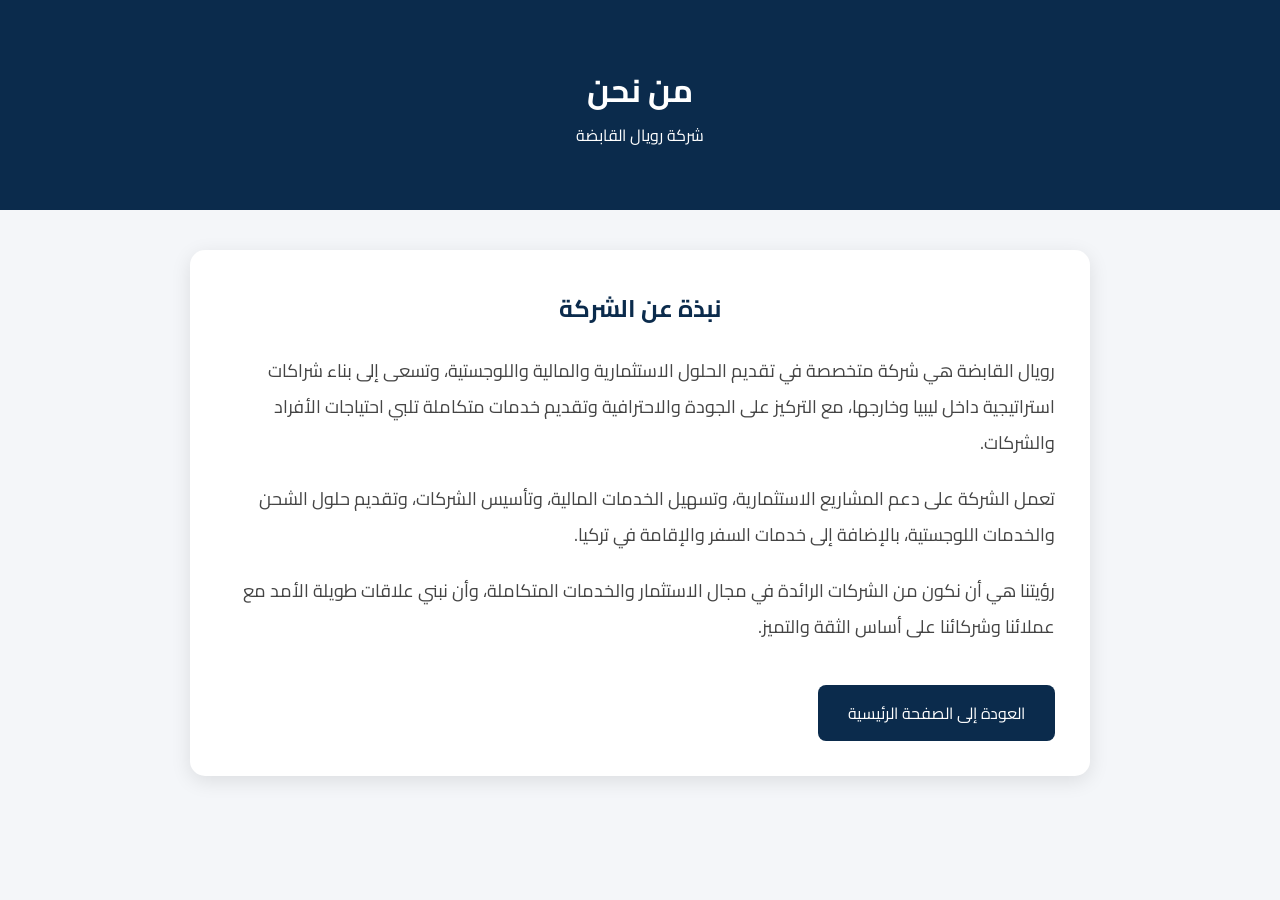
<file: about.html>
<!DOCTYPE html>
<html lang="ar" dir="rtl">
<head>
<meta charset="UTF-8">
<meta name="viewport" content="width=device-width, initial-scale=1.0">
<title>من نحن | رويال القابضة</title>

<link href="https://fonts.googleapis.com/css2?family=Cairo:wght@300;500;700&display=swap" rel="stylesheet">

<style>

*{
margin:0;
padding:0;
box-sizing:border-box;
font-family:'Cairo',sans-serif;
}

body{
background:#f4f6f9;
direction:rtl;
}

header{
background:#0b2b4c;
color:#fff;
text-align:center;
padding:60px 20px;
}

.container{
width:90%;
max-width:900px;
margin:40px auto;
}

.card{
background:#fff;
padding:35px;
border-radius:15px;
box-shadow:0 5px 20px rgba(0,0,0,.1);
line-height:2;
}

.card h2{
color:#0b2b4c;
margin-bottom:20px;
text-align:center;
}

.card p{
font-size:18px;
color:#444;
margin-bottom:20px;
}

.btn{
display:inline-block;
margin-top:20px;
padding:12px 30px;
background:#0b2b4c;
color:#fff;
text-decoration:none;
border-radius:8px;
}

.btn:hover{
background:#c79a2b;
}

</style>

</head>

<body>

<header>
<h1>من نحن</h1>
<p>شركة رويال القابضة</p>
</header>

<div class="container">

<div class="card">

<h2>نبذة عن الشركة</h2>

<p>
رويال القابضة هي شركة متخصصة في تقديم الحلول الاستثمارية والمالية واللوجستية، وتسعى إلى بناء شراكات استراتيجية داخل ليبيا وخارجها، مع التركيز على الجودة والاحترافية وتقديم خدمات متكاملة تلبي احتياجات الأفراد والشركات.
</p>

<p>
تعمل الشركة على دعم المشاريع الاستثمارية، وتسهيل الخدمات المالية، وتأسيس الشركات، وتقديم حلول الشحن والخدمات اللوجستية، بالإضافة إلى خدمات السفر والإقامة في تركيا.
</p>

<p>
رؤيتنا هي أن نكون من الشركات الرائدة في مجال الاستثمار والخدمات المتكاملة، وأن نبني علاقات طويلة الأمد مع عملائنا وشركائنا على أساس الثقة والتميز.
</p>

<a href="index.html" class="btn">العودة إلى الصفحة الرئيسية</a>

</div>

</div>

</body>
</html>
</file>
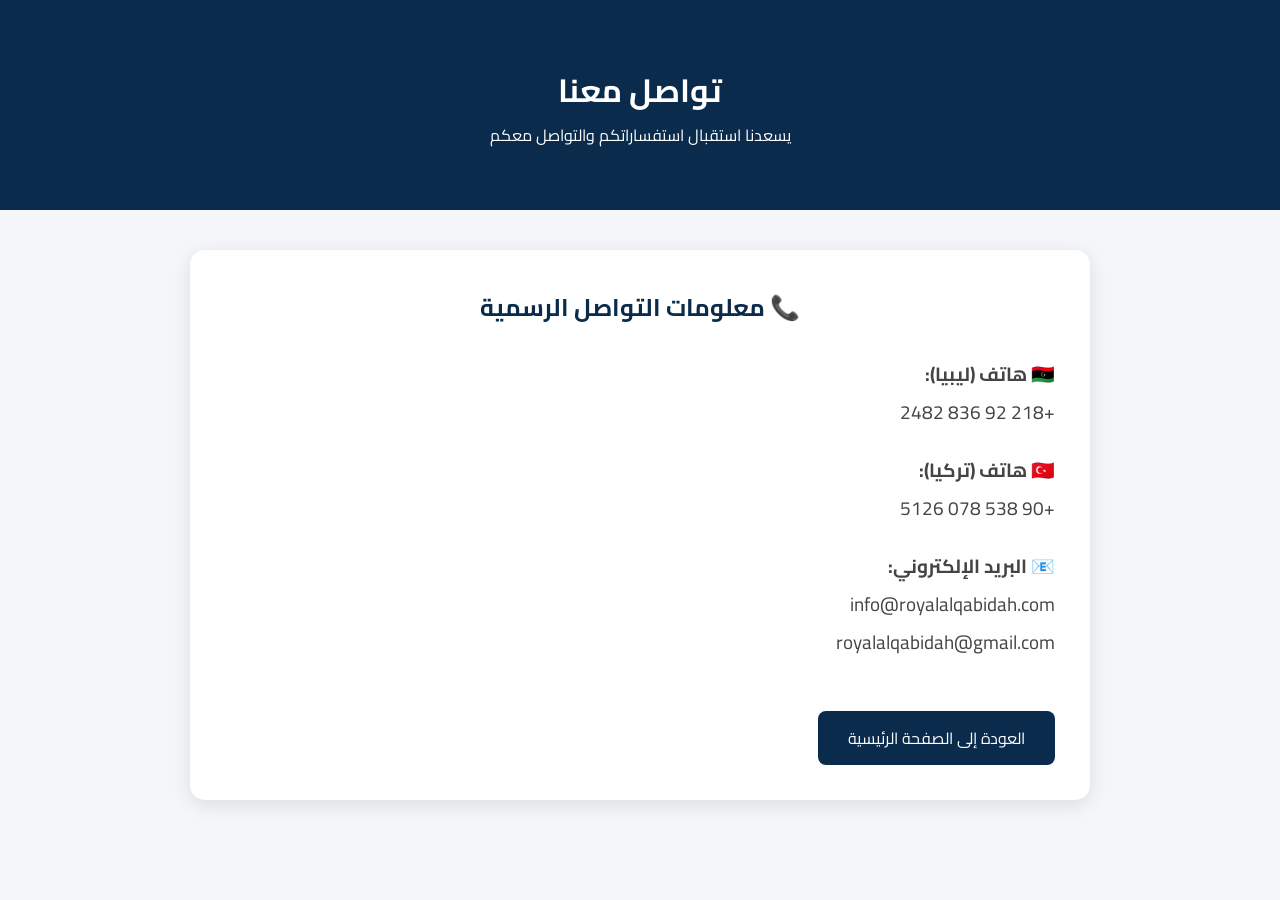
<file: contact.html>
<!DOCTYPE html>
<html lang="ar" dir="rtl">
<head>
<meta charset="UTF-8">
<meta name="viewport" content="width=device-width, initial-scale=1.0">
<title>تواصل معنا | رويال القابضة</title>

<link href="https://fonts.googleapis.com/css2?family=Cairo:wght@300;500;700&display=swap" rel="stylesheet">

<style>

*{
margin:0;
padding:0;
box-sizing:border-box;
font-family:'Cairo',sans-serif;
}

body{
background:#f4f6f9;
direction:rtl;
}

header{
background:#0b2b4c;
color:white;
text-align:center;
padding:60px 20px;
}

.container{
width:90%;
max-width:900px;
margin:40px auto;
}

.card{
background:#fff;
padding:35px;
border-radius:15px;
box-shadow:0 5px 20px rgba(0,0,0,.1);
}

.card h2{
color:#0b2b4c;
margin-bottom:25px;
text-align:center;
}

.info{
font-size:19px;
margin:20px 0;
line-height:2;
color:#444;
}

.btn{
display:inline-block;
margin-top:30px;
background:#0b2b4c;
color:#fff;
padding:12px 30px;
border-radius:8px;
text-decoration:none;
transition:.3s;
}

.btn:hover{
background:#c79a2b;
}

</style>

</head>

<body>

<header>
<h1>تواصل معنا</h1>
<p>يسعدنا استقبال استفساراتكم والتواصل معكم</p>
</header>

<div class="container">

<div class="card">

<h2>📞 معلومات التواصل الرسمية</h2>

<div class="info">
🇱🇾 <strong>هاتف (ليبيا):</strong><br>
+218 92 836 2482
</div>

<div class="info">
🇹🇷 <strong>هاتف (تركيا):</strong><br>
+90 538 078 5126
</div>

<div class="info">
📧 <strong>البريد الإلكتروني:</strong><br>
info@royalalqabidah.com<br>
royalalqabidah@gmail.com
</div>

<a href="index.html" class="btn">العودة إلى الصفحة الرئيسية</a>

</div>

</div>

</body>
</html>
</file>
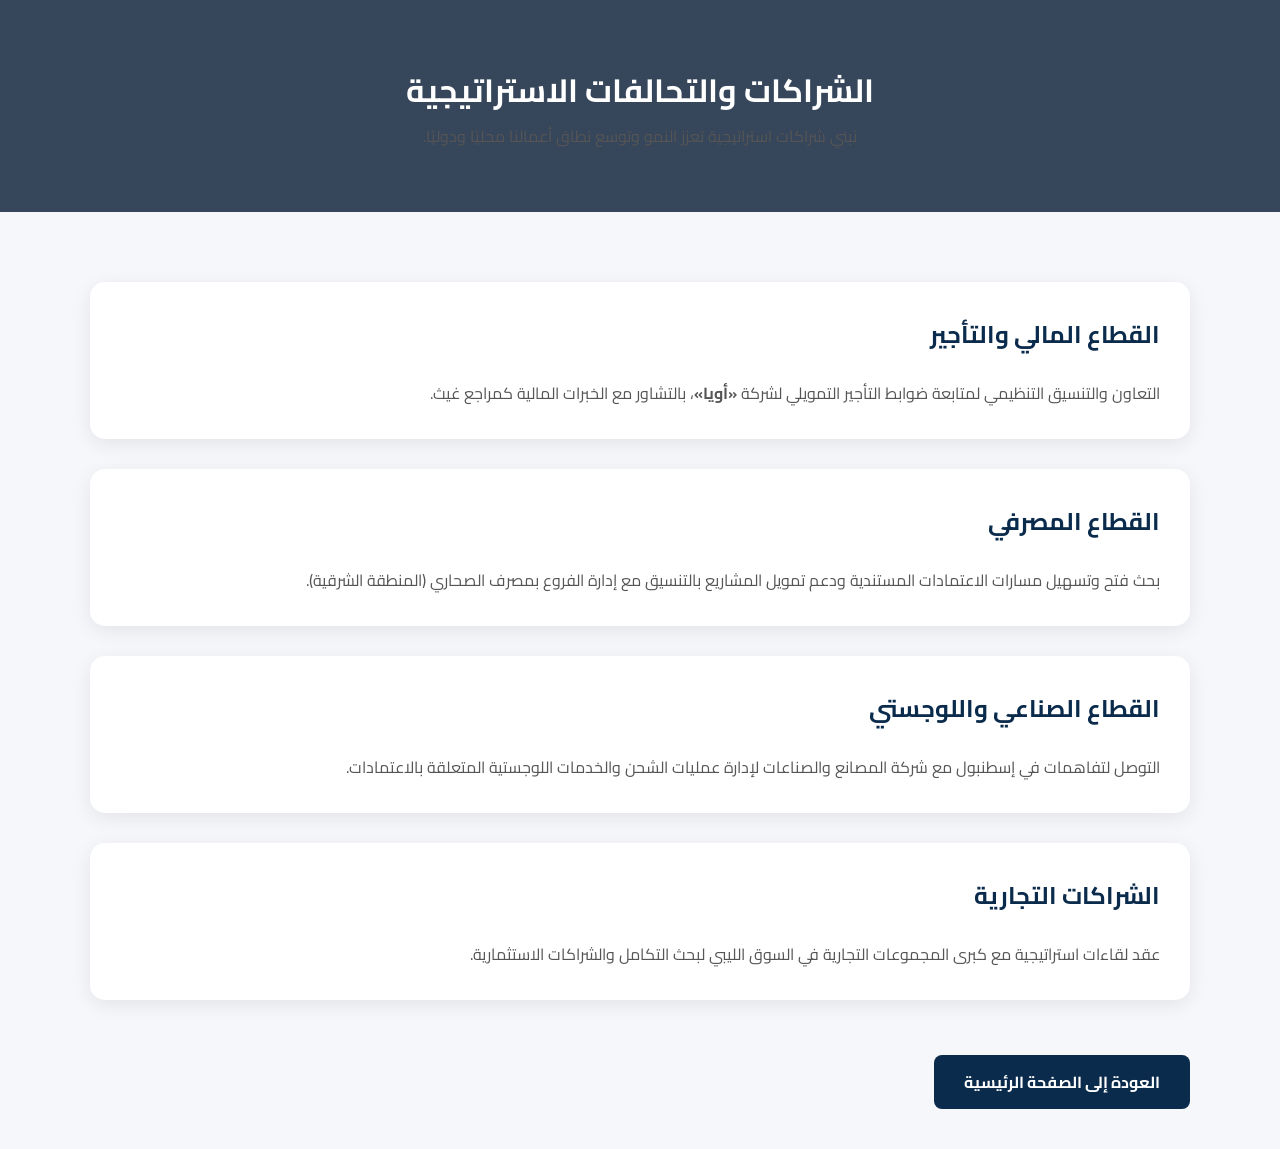
<file: partners.html>
<!DOCTYPE html>
<html lang="ar" dir="rtl">

<head>
<meta charset="UTF-8">
<meta name="viewport" content="width=device-width, initial-scale=1.0">
<title>الشراكات | رويال القابضة</title>

<link rel="stylesheet" href="style.css">
<link href="https://fonts.googleapis.com/css2?family=Cairo:wght@300;500;700;900&display=swap" rel="stylesheet">

<style>
body{
font-family:'Cairo',sans-serif;
background:#f5f7fa;
margin:0;
direction:rtl;
}

header{
padding:60px 20px;
background:linear-gradient(rgba(7,26,51,.8),rgba(7,26,51,.8)),
url("https://images.unsplash.com/photo-1486406146926-c627a92ad1ab?auto=format&fit=crop&w=1600&q=80");
background-size:cover;
background-position:center;
text-align:center;
color:white;
}

.container{
width:90%;
max-width:1100px;
margin:auto;
padding:40px 0;
}

.card{
background:white;
padding:30px;
margin-bottom:25px;
border-radius:15px;
box-shadow:0 5px 20px rgba(0,0,0,.08);
}

h2{
color:#0b2b4c;
margin-bottom:20px;
}

p{
line-height:2;
color:#555;
}

.btn{
display:inline-block;
margin-top:30px;
background:#0b2b4c;
color:white;
padding:12px 30px;
border-radius:8px;
text-decoration:none;
}

.btn:hover{
background:#c79a2b;
}
</style>

</head>

<body>

<header>

<h1>الشراكات والتحالفات الاستراتيجية</h1>

<p>
نبني شراكات استراتيجية تعزز النمو وتوسع نطاق أعمالنا محليًا ودوليًا.
</p>

</header>

<div class="container">

<div class="card">

<h2>القطاع المالي والتأجير</h2>

<p>
التعاون والتنسيق التنظيمي لمتابعة ضوابط التأجير التمويلي لشركة <strong>«أويا»</strong>، بالتشاور مع الخبرات المالية كمراجع غيث.
</p>

</div>

<div class="card">

<h2>القطاع المصرفي</h2>

<p>
بحث فتح وتسهيل مسارات الاعتمادات المستندية ودعم تمويل المشاريع بالتنسيق مع إدارة الفروع بمصرف الصحاري (المنطقة الشرقية).
</p>

</div>

<div class="card">

<h2>القطاع الصناعي واللوجستي</h2>

<p>
التوصل لتفاهمات في إسطنبول مع شركة المصانع والصناعات لإدارة عمليات الشحن والخدمات اللوجستية المتعلقة بالاعتمادات.
</p>

</div>

<div class="card">

<h2>الشراكات التجارية</h2>

<p>
عقد لقاءات استراتيجية مع كبرى المجموعات التجارية في السوق الليبي لبحث التكامل والشراكات الاستثمارية.
</p>

</div>

<a href="index.html" class="btn">العودة إلى الصفحة الرئيسية</a>

</div>

</body>

</html>
</file>
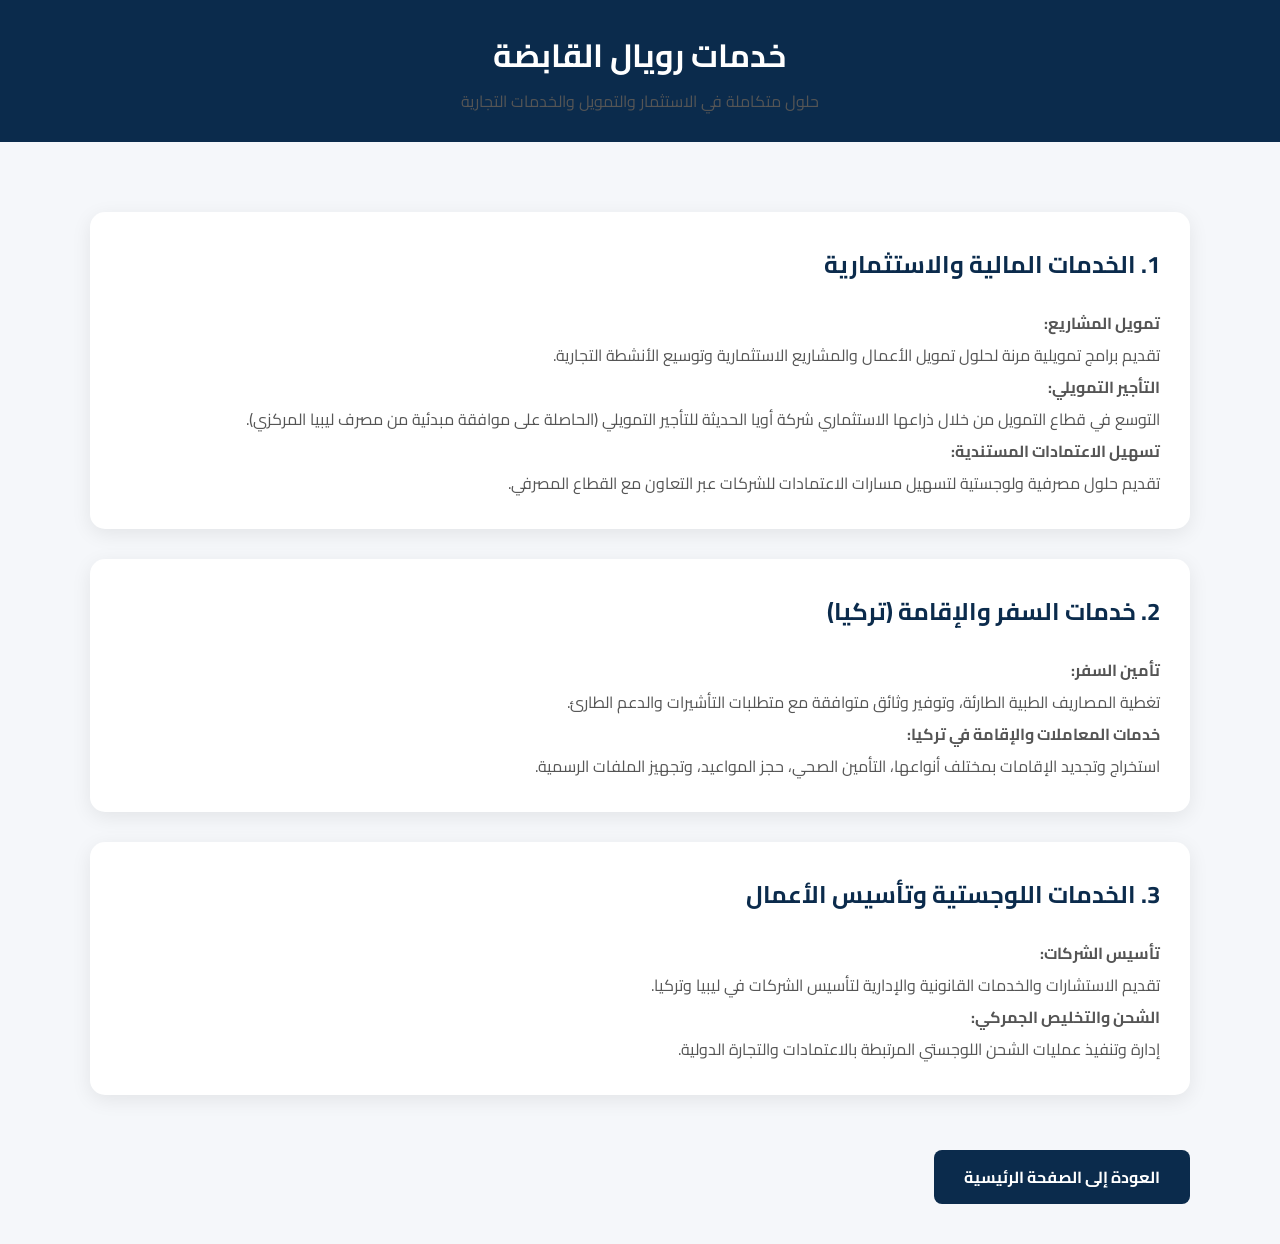
<file: services.html>
<!DOCTYPE html>
<html lang="ar" dir="rtl">

<head>
<meta charset="UTF-8">
<meta name="viewport" content="width=device-width, initial-scale=1.0">
<title>الخدمات | رويال القابضة</title>

<link rel="stylesheet" href="style.css">
<link href="https://fonts.googleapis.com/css2?family=Cairo:wght@300;500;700;900&display=swap" rel="stylesheet">

<style>
body{
font-family:'Cairo',sans-serif;
background:#f5f7fa;
margin:0;
direction:rtl;
}

header{
background:#0b2b4c;
color:#fff;
padding:25px;
text-align:center;
}

.container{
width:90%;
max-width:1100px;
margin:auto;
padding:40px 0;
}

.card{
background:#fff;
padding:30px;
margin-bottom:25px;
border-radius:15px;
box-shadow:0 5px 20px rgba(0,0,0,.08);
}

h1{
margin:0;
}

h2{
color:#0b2b4c;
margin-bottom:20px;
}

h3{
color:#c79a2b;
}

p{
line-height:2;
color:#555;
}

.btn{
display:inline-block;
margin-top:30px;
background:#0b2b4c;
color:white;
padding:12px 30px;
border-radius:8px;
text-decoration:none;
}

.btn:hover{
background:#c79a2b;
}
</style>

</head>

<body>

<header>
<h1>خدمات رويال القابضة</h1>
<p>حلول متكاملة في الاستثمار والتمويل والخدمات التجارية</p>
</header>

<div class="container">

<div class="card">

<h2>1. الخدمات المالية والاستثمارية</h2>

<p><strong>تمويل المشاريع:</strong><br>
تقديم برامج تمويلية مرنة لحلول تمويل الأعمال والمشاريع الاستثمارية وتوسيع الأنشطة التجارية.</p>

<p><strong>التأجير التمويلي:</strong><br>
التوسع في قطاع التمويل من خلال ذراعها الاستثماري شركة أويا الحديثة للتأجير التمويلي (الحاصلة على موافقة مبدئية من مصرف ليبيا المركزي).</p>

<p><strong>تسهيل الاعتمادات المستندية:</strong><br>
تقديم حلول مصرفية ولوجستية لتسهيل مسارات الاعتمادات للشركات عبر التعاون مع القطاع المصرفي.</p>

</div>

<div class="card">

<h2>2. خدمات السفر والإقامة (تركيا)</h2>

<p><strong>تأمين السفر:</strong><br>
تغطية المصاريف الطبية الطارئة، وتوفير وثائق متوافقة مع متطلبات التأشيرات والدعم الطارئ.</p>

<p><strong>خدمات المعاملات والإقامة في تركيا:</strong><br>
استخراج وتجديد الإقامات بمختلف أنواعها، التأمين الصحي، حجز المواعيد، وتجهيز الملفات الرسمية.</p>

</div>

<div class="card">

<h2>3. الخدمات اللوجستية وتأسيس الأعمال</h2>

<p><strong>تأسيس الشركات:</strong><br>
تقديم الاستشارات والخدمات القانونية والإدارية لتأسيس الشركات في ليبيا وتركيا.</p>

<p><strong>الشحن والتخليص الجمركي:</strong><br>
إدارة وتنفيذ عمليات الشحن اللوجستي المرتبطة بالاعتمادات والتجارة الدولية.</p>

</div>

<a href="index.html" class="btn">العودة إلى الصفحة الرئيسية</a>

</div>

</body>
</html>
</file>
<file: style.css>
html{
    scroll-behavior: smooth;
}
*{
margin:0;
padding:0;
box-sizing:border-box;
font-family:'Cairo',sans-serif;
}

body{
background:#071a33;
color:white;
}

header{
padding:60px 20px;
background:linear-gradient(rgba(7,26,51,.8),rgba(7,26,51,.8)),
url("https://images.unsplash.com/photo-1486406146926-c627a92ad1ab?auto=format&fit=crop&w=1600&q=80");
background-size:cover;
background-position:center;
}

nav ul{
    display:flex;
    justify-content:center;
    align-items:center;
    gap:25px;
    flex-wrap:nowrap;
    list-style:none;
    padding:0;
    margin:0;
}

nav ul li{
    white-space:nowrap;
}

.logo{
width:90px;
}

nav ul{
display:flex;
list-style:none;
gap:25px;
}

nav a{
text-decoration:none;
color:white;
font-weight:bold;
}

.hero{
height:80vh;
display:flex;
flex-direction:column;
justify-content:center;
align-items:center;
text-align:center;
padding:20px;
}

.hero h1{
font-size:60px;
color:#d4af37;
}

.hero h3{
margin:20px 0;
font-size:30px;
}

.hero p{
max-width:700px;
font-size:20px;
line-height:1.8;
}

.btn{
display:inline-block;
margin-top:30px;
padding:15px 40px;
background:#d4af37;
color:#071a33;
text-decoration:none;
border-radius:40px;
font-weight:bold;
}

.about,.services{
padding:80px 10%;
}

.about h2,
.services h2{
text-align:center;
margin-bottom:40px;
color:#d4af37;
}

.cards{
display:grid;
grid-template-columns:repeat(auto-fit,minmax(250px,1fr));
gap:25px;
}

.card{
background:#0d2b53;
padding:30px;
border-radius:20px;
transition:.4s;
}

.card:hover{
transform:translateY(-10px);
}

footer{
text-align:center;
padding:25px;
background:#041224;
}
.contact{
padding:80px 10%;
text-align:center;
background:#0b2343;
}

.contact p{
margin:15px 0;
font-size:20px;
}
.services p{
    line-height:2;
    margin:10px 0;
}

.card{
    margin-top:30px;
    padding:25px;
    border-radius:15px;
    background:#0d2b53;
    box-shadow:0 10px 25px rgba(0,0,0,.3);
}

.card h3{
    color:#d4af37;
    margin-bottom:15px;
}
/* القائمة المنسدلة */

nav ul li{
    position:relative;
}

.dropdown-menu{
    display:none;
    position:absolute;
    top:40px;
    right:0;
    background:#0b2343;
    width:260px;
    border-radius:10px;
    padding:10px 0;
    list-style:none;
    box-shadow:0 10px 20px rgba(0,0,0,.4);
    z-index:999;
}

.dropdown-menu li{
    padding:0;
}

.dropdown-menu li a{
    display:block;
    color:white;
    padding:12px 20px;
    text-decoration:none;
}

.dropdown-menu li a:hover{
    background:#d4af37;
    color:#071a33;
}

.dropdown:hover .dropdown-menu{
    display:block;
}
</file>
